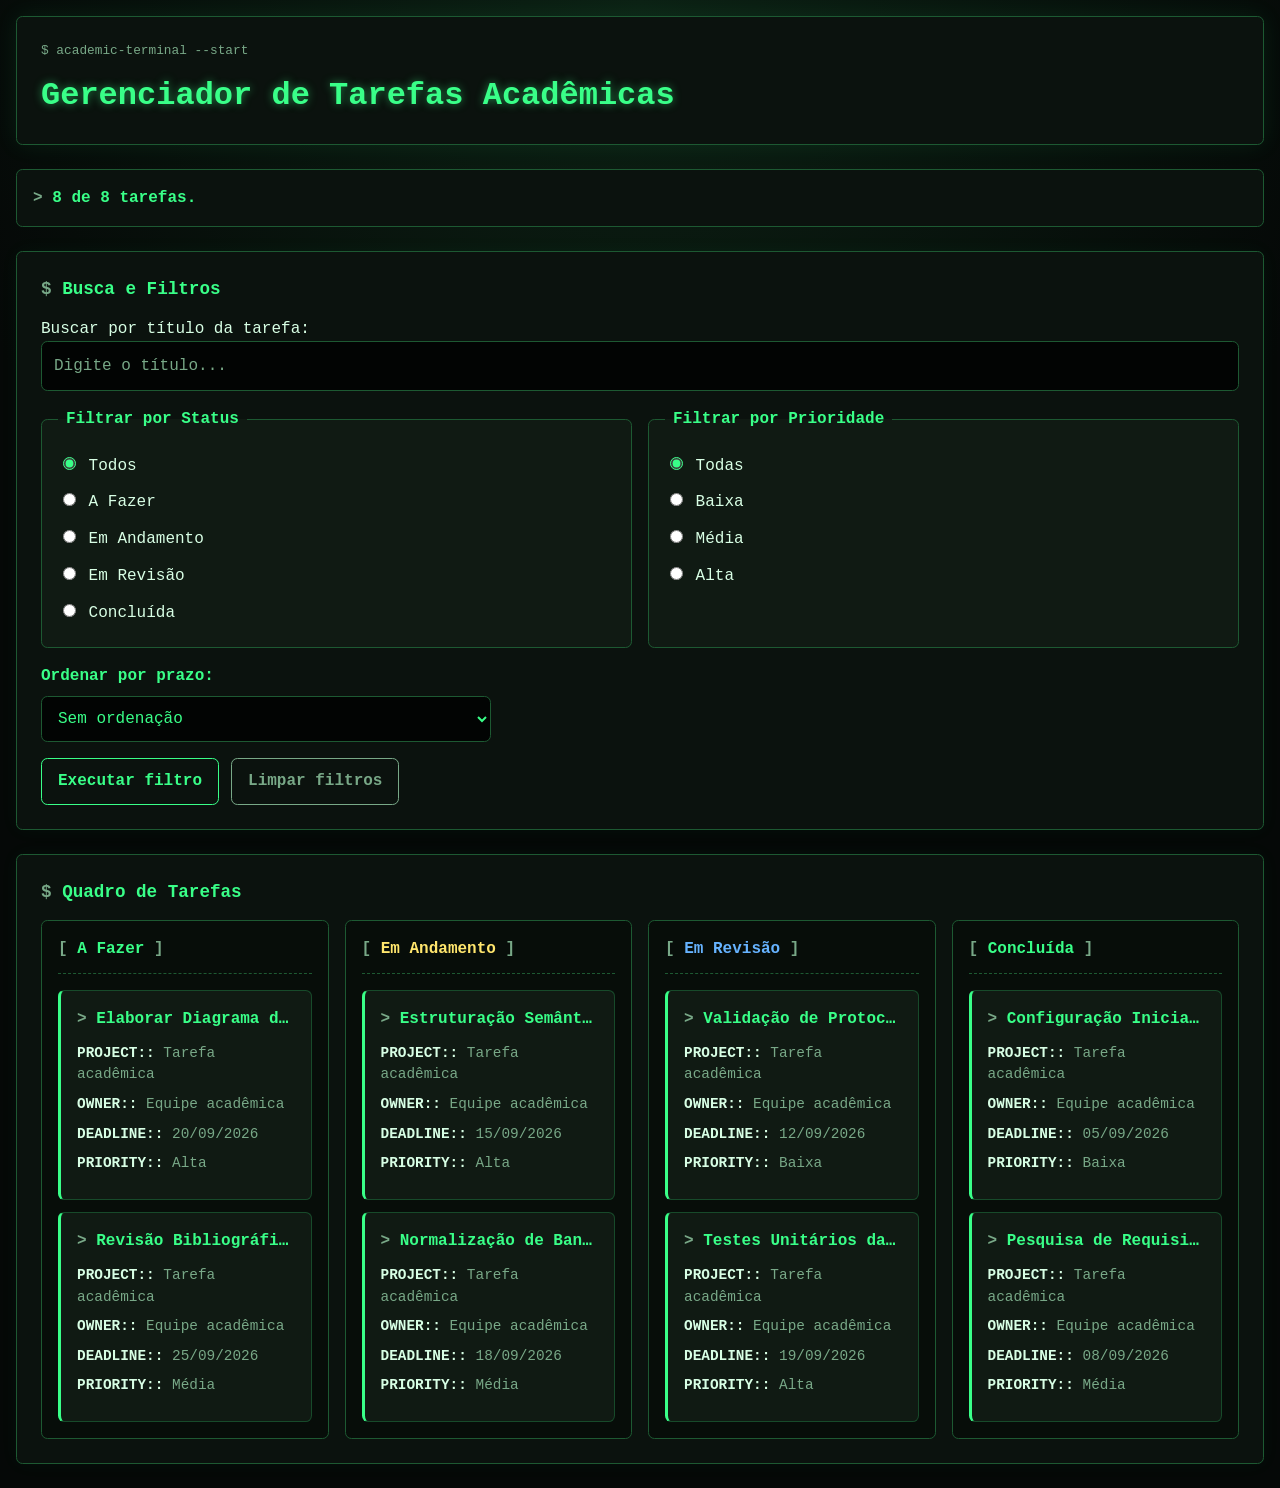
<file: index.html>
<!DOCTYPE html>
<html lang="pt-BR">

<head>
  <meta charset="UTF-8">
  <meta name="viewport" content="width=device-width, initial-scale=1.0">

  <title>Terminal Acadêmico</title>

  <link rel="stylesheet" href="styles.css">
</head>

<body>

  <header>
    <h1>Gerenciador de Tarefas Acadêmicas</h1>
  </header>

  <main>

    <!-- Região de feedback acessível -->
    <div
      id="status-aplicacao"
      role="status"
      aria-live="polite"
    ></div>

    <!-- Busca e filtros -->
    <section
      id="secao-filtros"
      aria-labelledby="titulo-filtros"
    >

      <h2 id="titulo-filtros">
        Busca e Filtros
      </h2>

      <form id="form-filtros">

        <div>
          <label for="campo-busca">
            Buscar por título da tarefa:
          </label>

          <input
            type="search"
            id="campo-busca"
            name="busca"
            placeholder="Digite o título..."
            autocomplete="off"
          >
        </div>

        <div class="filtros">

          <!-- Status -->
          <fieldset>

            <legend>Filtrar por Status</legend>

            <label>
              <input
                type="radio"
                name="status"
                value="todos"
                checked
              >
              Todos
            </label>

            <label>
              <input
                type="radio"
                name="status"
                value="a-fazer"
              >
              A Fazer
            </label>

            <label>
              <input
                type="radio"
                name="status"
                value="em-andamento"
              >
              Em Andamento
            </label>

            <label>
              <input
                type="radio"
                name="status"
                value="em-revisao"
              >
              Em Revisão
            </label>

            <label>
              <input
                type="radio"
                name="status"
                value="concluida"
              >
              Concluída
            </label>

          </fieldset>

          <!-- Prioridade -->
          <fieldset>

            <legend>Filtrar por Prioridade</legend>

            <label>
              <input
                type="radio"
                name="prioridade"
                value="todas"
                checked
              >
              Todas
            </label>

            <label>
              <input
                type="radio"
                name="prioridade"
                value="baixa"
              >
              Baixa
            </label>

            <label>
              <input
                type="radio"
                name="prioridade"
                value="media"
              >
              Média
            </label>

            <label>
              <input
                type="radio"
                name="prioridade"
                value="alta"
              >
              Alta
            </label>

          </fieldset>

        </div>

        <!-- Ordenação -->
        <div class="ordenacao">

          <label for="campo-ordenacao">
            Ordenar por prazo:
          </label>

          <select
            id="campo-ordenacao"
            name="ordenacao"
          >
            <option value="nenhuma">
              Sem ordenação
            </option>

            <option value="prazo-crescente">
              Prazo: mais próximo primeiro
            </option>

            <option value="prazo-decrescente">
              Prazo: mais distante primeiro
            </option>
          </select>

        </div>

        <!-- Botões -->
        <div class="acoes-filtros">

          <button type="submit">
            Executar filtro
          </button>

          <button
            type="button"
            id="botao-limpar"
          >
            Limpar filtros
          </button>

        </div>

      </form>

    </section>


    <!-- Quadro de tarefas -->
    <section
      id="secao-quadro"
      aria-labelledby="titulo-quadro"
    >

      <h2 id="titulo-quadro">
        Quadro de Tarefas
      </h2>

      <div class="quadro">

        <!-- A Fazer -->
        <section aria-labelledby="status-afazer-heading">

          <h3 id="status-afazer-heading">
            A Fazer
          </h3>

          <ul></ul>

        </section>


        <!-- Em Andamento -->
        <section aria-labelledby="status-andamento-heading">

          <h3 id="status-andamento-heading">
            Em Andamento
          </h3>

          <ul></ul>

        </section>


        <!-- Em Revisão -->
        <section aria-labelledby="status-revisao-heading">

          <h3 id="status-revisao-heading">
            Em Revisão
          </h3>

          <ul></ul>

        </section>


        <!-- Concluída -->
        <section aria-labelledby="status-concluida-heading">

          <h3 id="status-concluida-heading">
            Concluída
          </h3>

          <ul></ul>

        </section>

      </div>

    </section>

  </main>


  <script
    type="module"
    src="js/main.js"
  ></script>

</body>

</html>
</file>
<file: styles.css>
:root {

  /* Cores principais */
  --terminal-bg: #050807;
  --terminal-surface: #0b120e;
  --terminal-surface-2: #101a13;

  --terminal-green: #39ff88;
  --terminal-green-dark: #20b85e;
  --terminal-green-soft: #8affb7;

  --terminal-text: #d8ffe5;
  --terminal-muted: #78a887;
  --terminal-border: #1d5932;

  /* Cores dos status */
  --status-a-fazer: #39ff88;
  --status-andamento: #ffe66d;
  --status-revisao: #66b3ff;
  --status-concluida: #39ff88;

  /* Espaçamento */
  --espaco-1: 0.25rem;
  --espaco-2: 0.5rem;
  --espaco-3: 0.75rem;
  --espaco-4: 1rem;
  --espaco-5: 1.5rem;
  --espaco-6: 2rem;

  /* Outros */
  --raio: 0.4rem;
  --largura-maxima: 1400px;
}


/* ================================
   CONFIGURAÇÃO GERAL
   ================================ */

* {
  box-sizing: border-box;
}

html {
  font-size: 16px;
}

body {
  margin: 0;

  background:
    radial-gradient(
      circle at top,
      #0c2114 0%,
      var(--terminal-bg) 45%
    );

  color: var(--terminal-text);

  font-family:
    "Courier New",
    Courier,
    monospace;

  line-height: 1.5;
}

button,
input,
select {
  font: inherit;
}


/* ================================
   CABEÇALHO
   ================================ */

header {
  width: min(100% - 2rem, var(--largura-maxima));

  margin: 1rem auto 0;

  padding: var(--espaco-5);

  border: 1px solid var(--terminal-border);

  border-radius: var(--raio);

  background-color: var(--terminal-surface);

  box-shadow:
    0 0 25px rgba(57, 255, 136, 0.08);
}

header::before {
  content: "$ academic-terminal --start";

  display: block;

  margin-bottom: var(--espaco-3);

  color: var(--terminal-muted);

  font-size: 0.8rem;
}

header h1 {
  margin: 0;

  color: var(--terminal-green);

  font-size: clamp(
    1.25rem,
    4vw,
    2rem
  );

  text-shadow:
    0 0 8px rgba(57, 255, 136, 0.5);
}


/* ================================
   CONTEÚDO
   ================================ */

main {
  width: min(
    100% - 2rem,
    var(--largura-maxima)
  );

  margin: 0 auto;

  padding: var(--espaco-5) 0;
}


/* ================================
   STATUS DA APLICAÇÃO
   ================================ */

#status-aplicacao {

  margin-bottom: var(--espaco-5);

  padding: var(--espaco-4);

  border: 1px solid var(--terminal-border);

  border-radius: var(--raio);

  background-color: var(--terminal-surface);

  color: var(--terminal-green);

  font-weight: bold;
}

#status-aplicacao::before {
  content: "> ";

  color: var(--terminal-muted);
}

#status-aplicacao:empty {
  display: none;
}

.estado-carregando {
  color: var(--terminal-green);
}

.estado-sucesso {
  color: var(--terminal-green);
}

.estado-vazio {
  color: #ffe66d;
}

.estado-erro {
  color: #ff7070;
}


/* ================================
   SEÇÕES
   ================================ */

#secao-filtros,
#secao-quadro {

  border: 1px solid var(--terminal-border);

  border-radius: var(--raio);

  background-color: var(--terminal-surface);

  box-shadow:
    0 0 20px rgba(57, 255, 136, 0.04);

  padding: var(--espaco-5);
}

#secao-filtros {
  margin-bottom: var(--espaco-5);
}

#secao-filtros h2,
#secao-quadro > h2 {

  margin-top: 0;

  color: var(--terminal-green);

  font-size: 1.1rem;
}

#secao-filtros h2::before,
#secao-quadro > h2::before {

  content: "$ ";

  color: var(--terminal-muted);
}


/* ================================
   FORMULÁRIO
   ================================ */

#form-filtros {

  display: flex;

  flex-direction: column;

  gap: var(--espaco-4);
}

#campo-busca,
#campo-ordenacao {

  width: 100%;

  min-width: 0;

  padding: 0.75rem;

  border: 1px solid var(--terminal-border);

  border-radius: var(--raio);

  background-color: #020403;

  color: var(--terminal-green);

  outline: none;
}

#campo-busca::placeholder {
  color: var(--terminal-muted);
}

#campo-busca:focus,
#campo-ordenacao:focus {

  border-color: var(--terminal-green);

  box-shadow:
    0 0 10px rgba(57, 255, 136, 0.2);
}


/* ================================
   FILTROS
   ================================ */

.filtros {

  display: grid;

  grid-template-columns: 1fr;

  gap: var(--espaco-4);
}

fieldset {

  min-width: 0;

  margin: 0;

  padding: var(--espaco-4);

  border: 1px solid var(--terminal-border);

  border-radius: var(--raio);

  background-color: var(--terminal-surface-2);
}

legend {

  padding: 0 var(--espaco-2);

  color: var(--terminal-green);

  font-weight: bold;
}

fieldset label {

  display: block;

  padding: 0.4rem 0;

  color: var(--terminal-text);

  cursor: pointer;
}

fieldset input {

  accent-color: var(--terminal-green);
}


/* ================================
   ORDENAÇÃO
   ================================ */

.ordenacao {

  display: flex;

  flex-direction: column;

  gap: var(--espaco-2);
}

.ordenacao label {

  color: var(--terminal-green);

  font-weight: bold;
}


/* ================================
   BOTÕES
   ================================ */

.acoes-filtros {

  display: flex;

  flex-wrap: wrap;

  gap: var(--espaco-3);
}

button {

  min-height: 44px;

  padding: 0.65rem 1rem;

  border: 1px solid var(--terminal-green);

  border-radius: var(--raio);

  background-color: transparent;

  color: var(--terminal-green);

  cursor: pointer;

  font-weight: bold;
}

button:hover {

  background-color: var(--terminal-green);

  color: var(--terminal-bg);

  box-shadow:
    0 0 15px rgba(57, 255, 136, 0.3);
}

button:focus-visible,
input:focus-visible,
select:focus-visible {

  outline: 3px solid #ffffff;

  outline-offset: 3px;
}

#botao-limpar {

  border-color: var(--terminal-muted);

  color: var(--terminal-muted);
}


/* ================================
   QUADRO
   ================================ */

.quadro {

  display: grid;

  grid-template-columns: 1fr;

  gap: var(--espaco-4);
}

.quadro > section {

  min-width: 0;

  display: flex;

  flex-direction: column;

  padding: var(--espaco-4);

  border: 1px solid var(--terminal-border);

  border-radius: var(--raio);

  background-color: #070d09;
}


/* ================================
   TÍTULOS DAS COLUNAS
   ================================ */

.quadro h3 {

  margin: 0 0 var(--espaco-4);

  padding-bottom: var(--espaco-3);

  border-bottom: 1px dashed var(--terminal-border);

  font-size: 1rem;
}

.quadro h3::before {
  content: "[ ";

  color: var(--terminal-muted);
}

.quadro h3::after {
  content: " ]";

  color: var(--terminal-muted);
}

.quadro > section:nth-child(1) h3 {
  color: var(--status-a-fazer);
}

.quadro > section:nth-child(2) h3 {
  color: var(--status-andamento);
}

.quadro > section:nth-child(3) h3 {
  color: var(--status-revisao);
}

.quadro > section:nth-child(4) h3 {
  color: var(--status-concluida);
}


/* ================================
   LISTAS
   ================================ */

.quadro ul {

  display: flex;

  flex-direction: column;

  gap: var(--espaco-3);

  margin: 0;

  padding: 0;

  list-style: none;
}

.quadro li {
  min-width: 0;
}


/* ================================
   CARTÕES
   ================================ */

.quadro article {

  min-width: 0;

  padding: var(--espaco-4);

  border: 1px solid #174a2a;

  border-left: 3px solid var(--terminal-green);

  border-radius: var(--raio);

  background-color: var(--terminal-surface-2);

  transition:
    border-color 0.2s,
    box-shadow 0.2s;
}

.quadro article:hover {

  border-color: var(--terminal-green);

  box-shadow:
    0 0 12px rgba(57, 255, 136, 0.1);
}


/* ================================
   TÍTULO DA TAREFA
   ================================ */

.quadro article h4 {

  min-width: 0;

  margin: 0 0 var(--espaco-3);

  overflow: hidden;

  text-overflow: ellipsis;

  white-space: nowrap;

  color: var(--terminal-green);

  font-size: 1rem;
}

.quadro article h4::before {

  content: "> ";

  color: var(--terminal-muted);
}


/* ================================
   INFORMAÇÕES
   ================================ */

.quadro article p {

  margin: var(--espaco-2) 0;

  color: var(--terminal-muted);

  font-size: 0.9rem;
}

.quadro article strong {

  color: var(--terminal-text);
}


/* ================================
   RESPONSIVIDADE
   ================================ */

/*
  600px:
  duas colunas passam a caber melhor sem
  comprimir os filtros e os cartões.
*/

@media (min-width: 600px) {

  .filtros {

    grid-template-columns:
      repeat(2, minmax(0, 1fr));
  }

  .quadro {

    grid-template-columns:
      repeat(2, minmax(0, 1fr));
  }
}


/*
  1000px:
  quatro colunas passam a caber com
  largura suficiente para os cartões.
*/

@media (min-width: 1000px) {

  .quadro {

    grid-template-columns:
      repeat(4, minmax(0, 1fr));
  }

  .ordenacao {

    max-width: 450px;
  }
}
</file>
<file: teste/styles.css>
:root {

  /* Cores principais */
  --terminal-bg: #050807;
  --terminal-surface: #0b120e;
  --terminal-surface-2: #101a13;

  --terminal-green: #39ff88;
  --terminal-green-dark: #20b85e;
  --terminal-green-soft: #8affb7;

  --terminal-text: #d8ffe5;
  --terminal-muted: #78a887;
  --terminal-border: #1d5932;

  /* Cores dos status */
  --status-a-fazer: #39ff88;
  --status-andamento: #ffe66d;
  --status-revisao: #66b3ff;
  --status-concluida: #39ff88;

  /* Espaçamento */
  --espaco-1: 0.25rem;
  --espaco-2: 0.5rem;
  --espaco-3: 0.75rem;
  --espaco-4: 1rem;
  --espaco-5: 1.5rem;
  --espaco-6: 2rem;

  /* Outros */
  --raio: 0.4rem;
  --largura-maxima: 1400px;
}


/* ================================
   CONFIGURAÇÃO GERAL
   ================================ */

* {
  box-sizing: border-box;
}

html {
  font-size: 16px;
}

body {
  margin: 0;

  background:
    radial-gradient(
      circle at top,
      #0c2114 0%,
      var(--terminal-bg) 45%
    );

  color: var(--terminal-text);

  font-family:
    "Courier New",
    Courier,
    monospace;

  line-height: 1.5;
}

button,
input,
select {
  font: inherit;
}


/* ================================
   CABEÇALHO
   ================================ */

header {
  width: min(100% - 2rem, var(--largura-maxima));

  margin: 1rem auto 0;

  padding: var(--espaco-5);

  border: 1px solid var(--terminal-border);

  border-radius: var(--raio);

  background-color: var(--terminal-surface);

  box-shadow:
    0 0 25px rgba(57, 255, 136, 0.08);
}

header::before {
  content: "$ academic-terminal --start";

  display: block;

  margin-bottom: var(--espaco-3);

  color: var(--terminal-muted);

  font-size: 0.8rem;
}

header h1 {
  margin: 0;

  color: var(--terminal-green);

  font-size: clamp(
    1.25rem,
    4vw,
    2rem
  );

  text-shadow:
    0 0 8px rgba(57, 255, 136, 0.5);
}


/* ================================
   CONTEÚDO
   ================================ */

main {
  width: min(
    100% - 2rem,
    var(--largura-maxima)
  );

  margin: 0 auto;

  padding: var(--espaco-5) 0;
}


/* ================================
   STATUS DA APLICAÇÃO
   ================================ */

#status-aplicacao {

  margin-bottom: var(--espaco-5);

  padding: var(--espaco-4);

  border: 1px solid var(--terminal-border);

  border-radius: var(--raio);

  background-color: var(--terminal-surface);

  color: var(--terminal-green);

  font-weight: bold;
}

#status-aplicacao::before {
  content: "> ";

  color: var(--terminal-muted);
}

#status-aplicacao:empty {
  display: none;
}

.estado-carregando {
  color: var(--terminal-green);
}

.estado-sucesso {
  color: var(--terminal-green);
}

.estado-vazio {
  color: #ffe66d;
}

.estado-erro {
  color: #ff7070;
}


/* ================================
   SEÇÕES
   ================================ */

#secao-filtros,
#secao-quadro {

  border: 1px solid var(--terminal-border);

  border-radius: var(--raio);

  background-color: var(--terminal-surface);

  box-shadow:
    0 0 20px rgba(57, 255, 136, 0.04);

  padding: var(--espaco-5);
}

#secao-filtros {
  margin-bottom: var(--espaco-5);
}

#secao-filtros h2,
#secao-quadro > h2 {

  margin-top: 0;

  color: var(--terminal-green);

  font-size: 1.1rem;
}

#secao-filtros h2::before,
#secao-quadro > h2::before {

  content: "$ ";

  color: var(--terminal-muted);
}


/* ================================
   FORMULÁRIO
   ================================ */

#form-filtros {

  display: flex;

  flex-direction: column;

  gap: var(--espaco-4);
}

#campo-busca,
#campo-ordenacao {

  width: 100%;

  min-width: 0;

  padding: 0.75rem;

  border: 1px solid var(--terminal-border);

  border-radius: var(--raio);

  background-color: #020403;

  color: var(--terminal-green);

  outline: none;
}

#campo-busca::placeholder {
  color: var(--terminal-muted);
}

#campo-busca:focus,
#campo-ordenacao:focus {

  border-color: var(--terminal-green);

  box-shadow:
    0 0 10px rgba(57, 255, 136, 0.2);
}


/* ================================
   FILTROS
   ================================ */

.filtros {

  display: grid;

  grid-template-columns: 1fr;

  gap: var(--espaco-4);
}

fieldset {

  min-width: 0;

  margin: 0;

  padding: var(--espaco-4);

  border: 1px solid var(--terminal-border);

  border-radius: var(--raio);

  background-color: var(--terminal-surface-2);
}

legend {

  padding: 0 var(--espaco-2);

  color: var(--terminal-green);

  font-weight: bold;
}

fieldset label {

  display: block;

  padding: 0.4rem 0;

  color: var(--terminal-text);

  cursor: pointer;
}

fieldset input {

  accent-color: var(--terminal-green);
}


/* ================================
   ORDENAÇÃO
   ================================ */

.ordenacao {

  display: flex;

  flex-direction: column;

  gap: var(--espaco-2);
}

.ordenacao label {

  color: var(--terminal-green);

  font-weight: bold;
}


/* ================================
   BOTÕES
   ================================ */

.acoes-filtros {

  display: flex;

  flex-wrap: wrap;

  gap: var(--espaco-3);
}

button {

  min-height: 44px;

  padding: 0.65rem 1rem;

  border: 1px solid var(--terminal-green);

  border-radius: var(--raio);

  background-color: transparent;

  color: var(--terminal-green);

  cursor: pointer;

  font-weight: bold;
}

button:hover {

  background-color: var(--terminal-green);

  color: var(--terminal-bg);

  box-shadow:
    0 0 15px rgba(57, 255, 136, 0.3);
}

button:focus-visible,
input:focus-visible,
select:focus-visible {

  outline: 3px solid #ffffff;

  outline-offset: 3px;
}

#botao-limpar {

  border-color: var(--terminal-muted);

  color: var(--terminal-muted);
}


/* ================================
   QUADRO
   ================================ */

.quadro {

  display: grid;

  grid-template-columns: 1fr;

  gap: var(--espaco-4);
}

.quadro > section {

  min-width: 0;

  display: flex;

  flex-direction: column;

  padding: var(--espaco-4);

  border: 1px solid var(--terminal-border);

  border-radius: var(--raio);

  background-color: #070d09;
}


/* ================================
   TÍTULOS DAS COLUNAS
   ================================ */

.quadro h3 {

  margin: 0 0 var(--espaco-4);

  padding-bottom: var(--espaco-3);

  border-bottom: 1px dashed var(--terminal-border);

  font-size: 1rem;
}

.quadro h3::before {
  content: "[ ";

  color: var(--terminal-muted);
}

.quadro h3::after {
  content: " ]";

  color: var(--terminal-muted);
}

.quadro > section:nth-child(1) h3 {
  color: var(--status-a-fazer);
}

.quadro > section:nth-child(2) h3 {
  color: var(--status-andamento);
}

.quadro > section:nth-child(3) h3 {
  color: var(--status-revisao);
}

.quadro > section:nth-child(4) h3 {
  color: var(--status-concluida);
}


/* ================================
   LISTAS
   ================================ */

.quadro ul {

  display: flex;

  flex-direction: column;

  gap: var(--espaco-3);

  margin: 0;

  padding: 0;

  list-style: none;
}

.quadro li {
  min-width: 0;
}


/* ================================
   CARTÕES
   ================================ */

.quadro article {

  min-width: 0;

  padding: var(--espaco-4);

  border: 1px solid #174a2a;

  border-left: 3px solid var(--terminal-green);

  border-radius: var(--raio);

  background-color: var(--terminal-surface-2);

  transition:
    border-color 0.2s,
    box-shadow 0.2s;
}

.quadro article:hover {

  border-color: var(--terminal-green);

  box-shadow:
    0 0 12px rgba(57, 255, 136, 0.1);
}


/* ================================
   TÍTULO DA TAREFA
   ================================ */

.quadro article h4 {

  min-width: 0;

  margin: 0 0 var(--espaco-3);

  overflow: hidden;

  text-overflow: ellipsis;

  white-space: nowrap;

  color: var(--terminal-green);

  font-size: 1rem;
}

.quadro article h4::before {

  content: "> ";

  color: var(--terminal-muted);
}


/* ================================
   INFORMAÇÕES
   ================================ */

.quadro article p {

  margin: var(--espaco-2) 0;

  color: var(--terminal-muted);

  font-size: 0.9rem;
}

.quadro article strong {

  color: var(--terminal-text);
}


/* ================================
   RESPONSIVIDADE
   ================================ */

/*
  600px:
  duas colunas passam a caber melhor sem
  comprimir os filtros e os cartões.
*/

@media (min-width: 600px) {

  .filtros {

    grid-template-columns:
      repeat(2, minmax(0, 1fr));
  }

  .quadro {

    grid-template-columns:
      repeat(2, minmax(0, 1fr));
  }
}


/*
  1000px:
  quatro colunas passam a caber com
  largura suficiente para os cartões.
*/

@media (min-width: 1000px) {

  .quadro {

    grid-template-columns:
      repeat(4, minmax(0, 1fr));
  }

  .ordenacao {

    max-width: 450px;
  }
}
</file>
